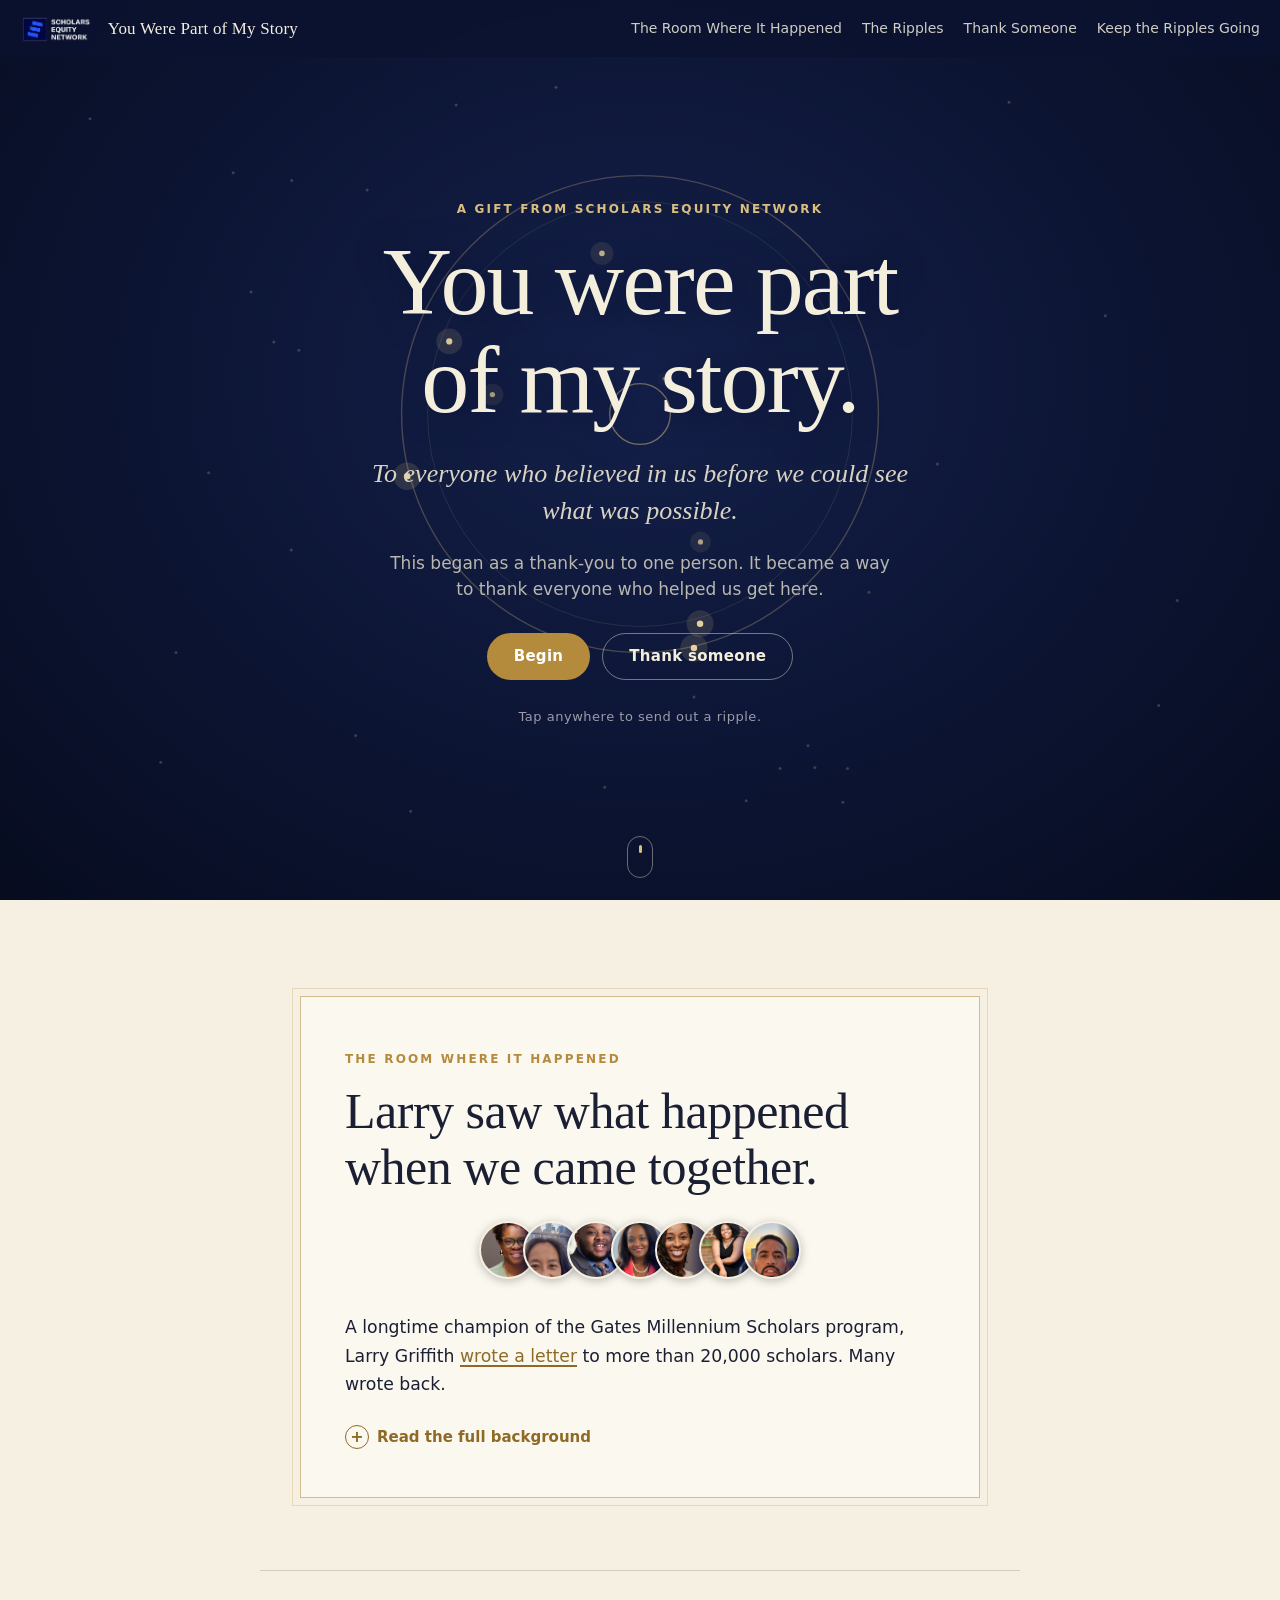
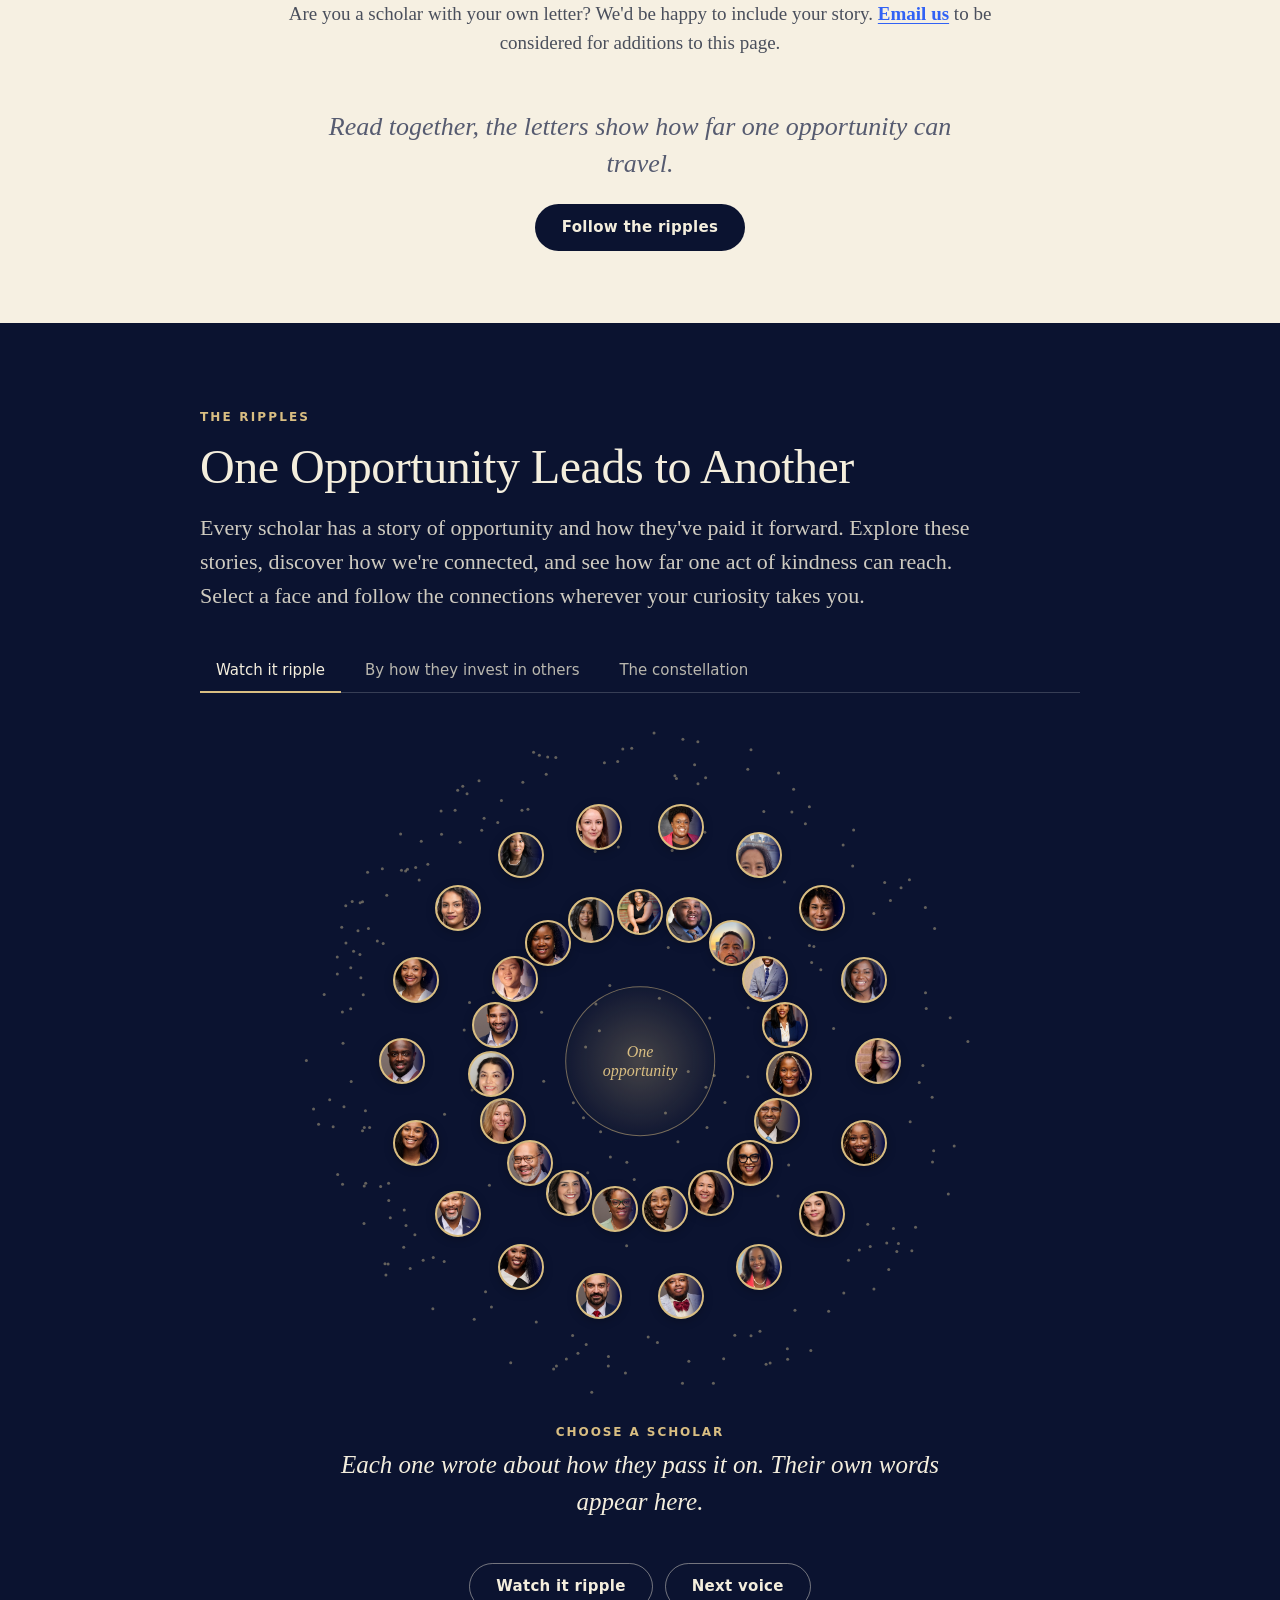
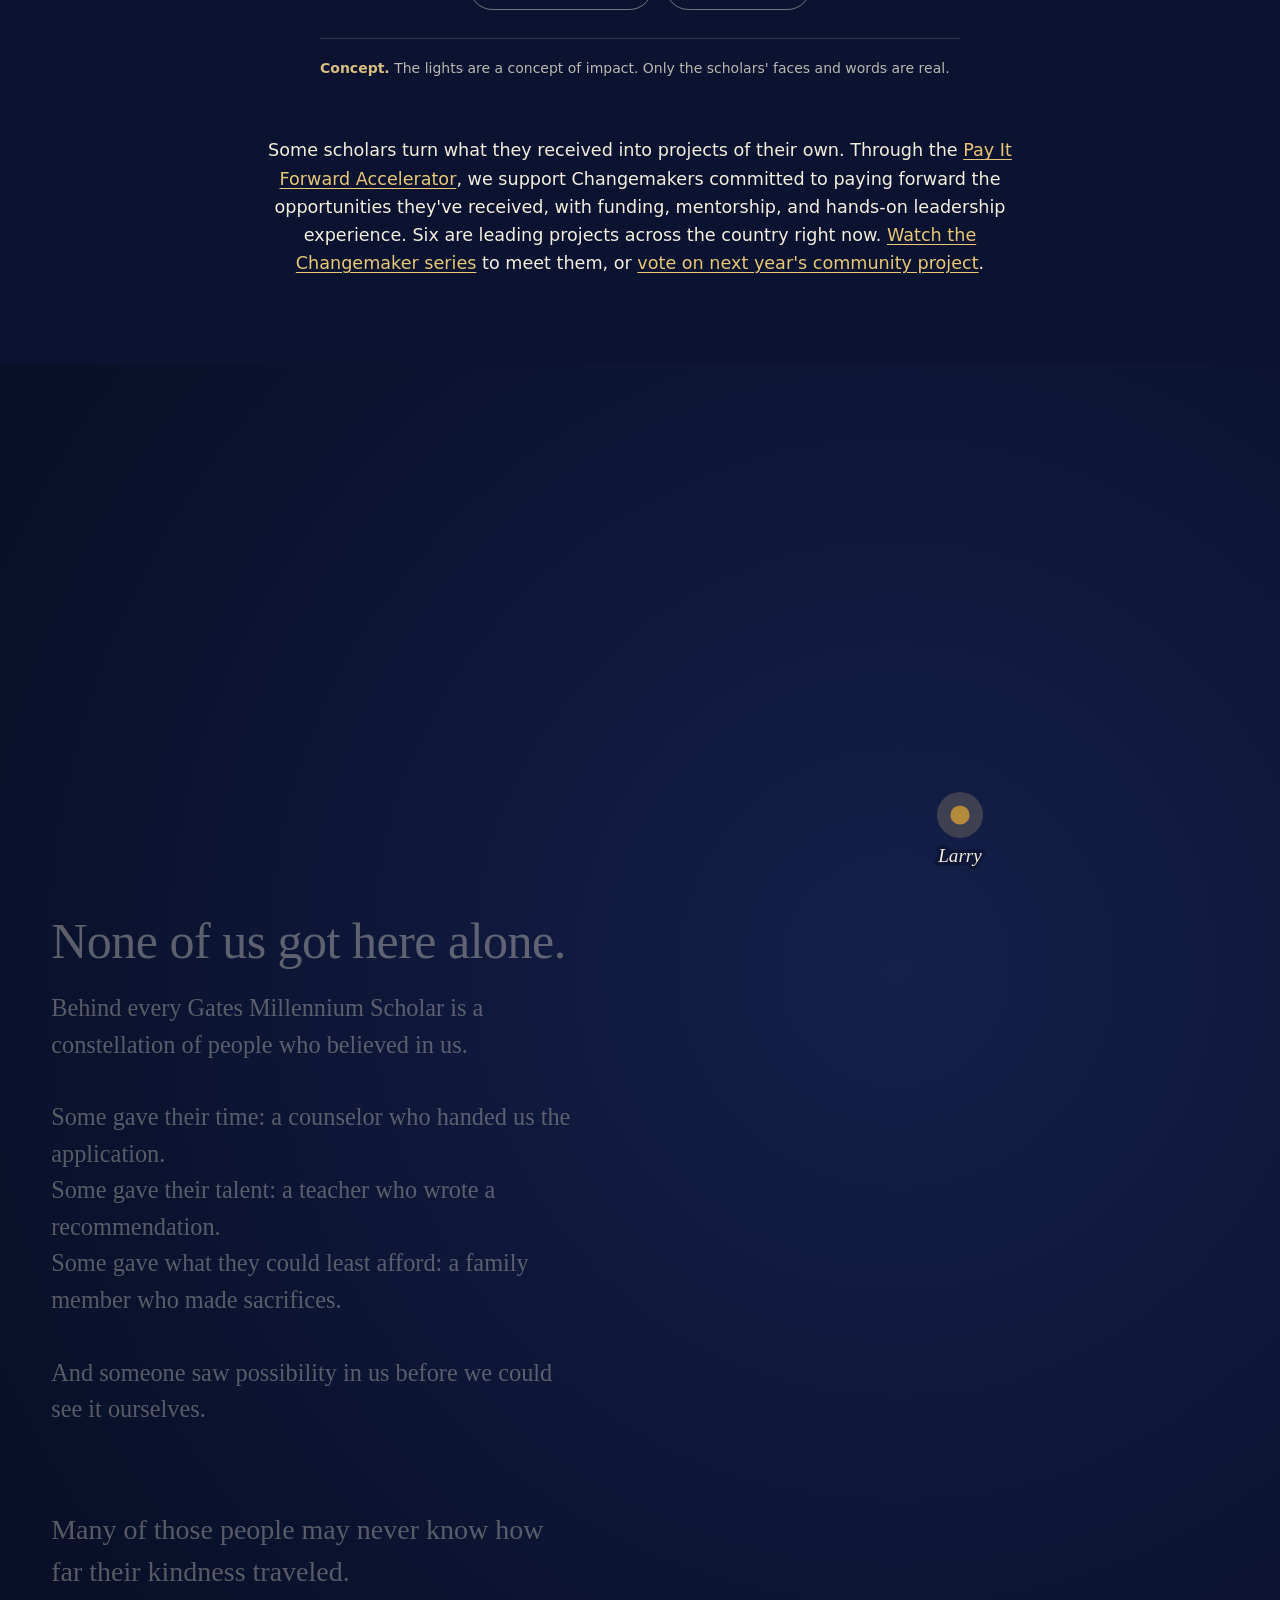
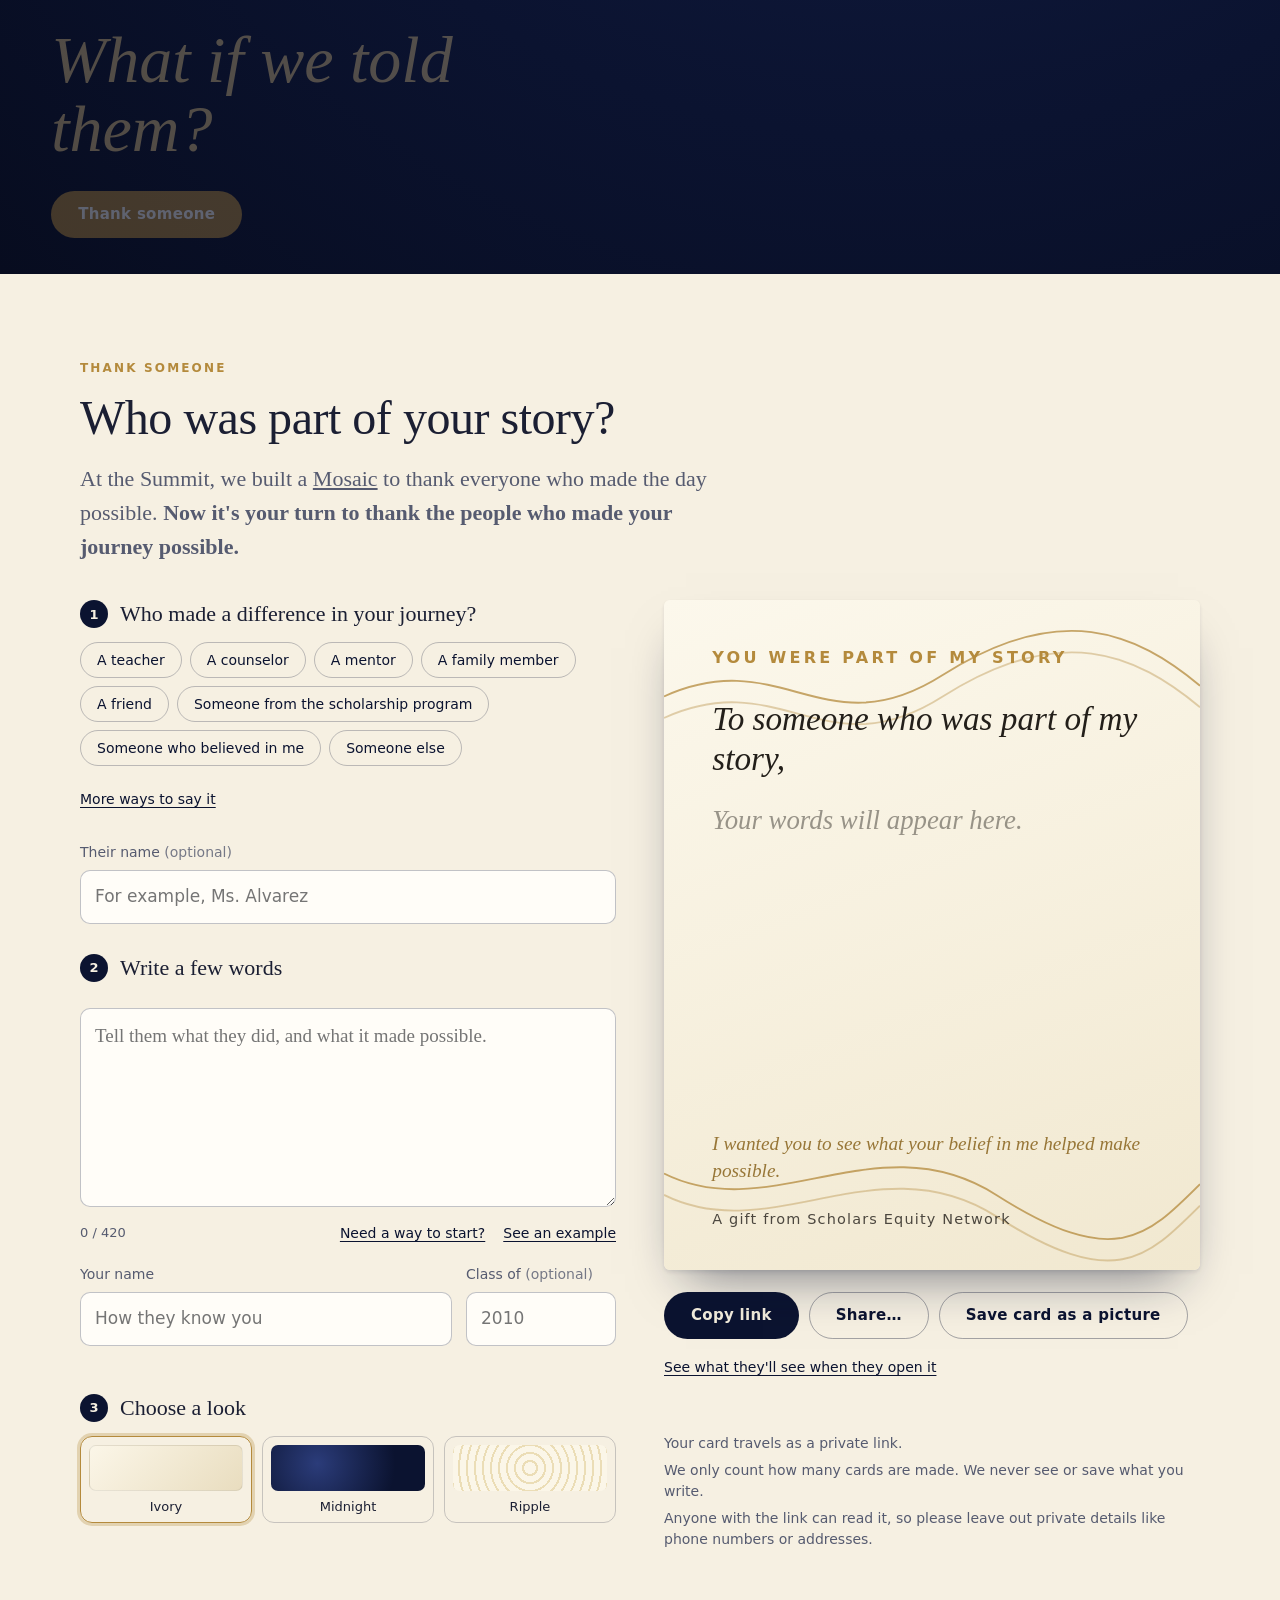
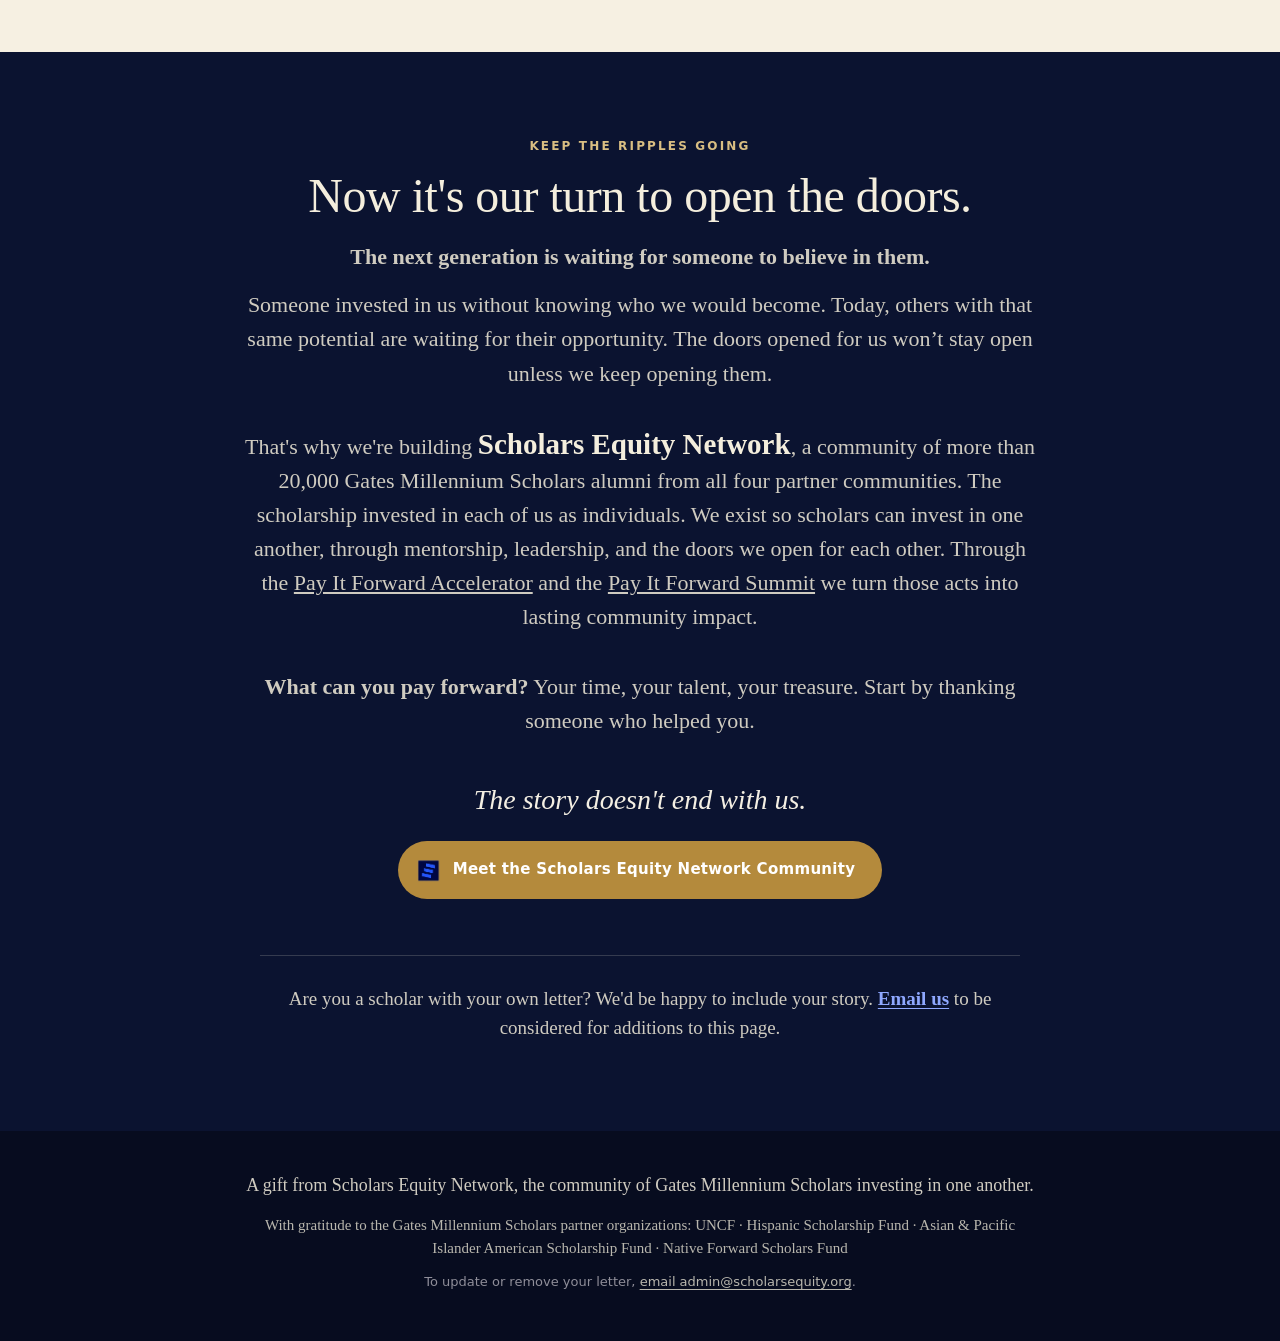
<file: index.html>
<!doctype html>
<html lang="en">
<head>
<meta charset="utf-8">
<meta name="viewport" content="width=device-width, initial-scale=1">
<title>You Were Part of My Story · Scholars Equity Network</title>
<meta name="description" content="A gift from Scholars Equity Network to the people who believed in us.">
<meta name="robots" content="noindex, nofollow">
<meta http-equiv="Content-Security-Policy" content="default-src 'self'; script-src 'self'; style-src 'self' 'unsafe-inline' https://fonts.googleapis.com; font-src https://fonts.gstatic.com; img-src 'self' data: blob:; connect-src 'self' https://abacus.jasoncameron.dev; object-src 'none'; base-uri 'none'; form-action 'none'">
<meta name="referrer" content="strict-origin-when-cross-origin">
<link rel="preconnect" href="https://fonts.googleapis.com">
<link rel="preconnect" href="https://fonts.gstatic.com" crossorigin>
<link href="https://fonts.googleapis.com/css2?family=Newsreader:ital,opsz,wght@0,6..72,400;0,6..72,500;0,6..72,600;1,6..72,400;1,6..72,500&family=Inter:wght@400;500;600&display=swap" rel="stylesheet">
<link rel="stylesheet" href="styles.css">
</head>
<body>
<a class="skip" href="#larry">Skip to the gift</a>

<!-- Every letter and card here is the approved set published at library.scholarsequity.org.
     Anything conceptual is labeled "Concept", "Illustration" or "Example". -->

<header class="nav" id="nav">
  <a class="nav__brand" href="#top"><img class="nav__logo" src="sen-logo-white.png" alt="Scholars Equity Network" width="73" height="29"><span>You Were Part of My Story</span></a>
  <button class="nav__toggle" id="navToggle" aria-expanded="false" aria-controls="navLinks">Menu</button>
  <nav class="nav__links" id="navLinks" aria-label="Sections">
    <a href="#larry">The Room Where It Happened</a>
    <a href="#stories">The Ripples</a>
    <a href="#thank">Thank Someone</a>
    <a href="#sen">Keep the Ripples Going</a>
  </nav>
</header>

<main id="top">

<!-- ================= OPENING ================= -->
<section class="hero" aria-labelledby="heroTitle">
  <canvas id="heroCanvas" aria-hidden="true"></canvas>
  <div class="hero__text">
    <p class="eyebrow eyebrow--gold">A gift from Scholars Equity Network</p>
    <h1 id="heroTitle">You were part<br>of my story.</h1>
    <p class="hero__sub">To everyone who believed in us before we could see what was possible.</p>
    <p class="hero__context">This began as a thank-you to one person. It became a way to thank everyone who helped us get here.</p>
    <div class="hero__ctas">
      <a class="btn btn--gold" href="#larry">Begin</a>
      <a class="btn btn--ghost" href="#thank">Thank someone</a>
    </div>
    <p class="hero__hint" id="heroHint">Tap anywhere to send out a ripple.</p>
  </div>
  <a class="hero__scroll" href="#larry" aria-label="Scroll to the next section"><span></span></a>
</section>

<!-- ================= 1. IT STARTED WITH A LETTER (Larry) ================= -->
<section class="sec sec--ivory sec--larry" id="larry" aria-labelledby="larryTitle">
  <div class="wrap wrap--narrow">
    <div class="larry-panel">
      <p class="eyebrow">The Room Where It Happened</p>
      <h2 id="larryTitle" class="display display--room">Larry saw what happened when we came together.</h2>
      <div class="faces faces--row" id="larryFaces" aria-hidden="true"></div>
      <div class="prose">
        <p class="teaser">A longtime champion of the Gates Millennium Scholars program, Larry Griffith <a href="https://library.scholarsequity.org/letter.html" target="_blank" rel="noopener noreferrer">wrote a letter</a> to more than 20,000 scholars. Many wrote back.</p>
        <details class="more">
          <summary><span class="more__open">Read the full background</span><span class="more__close">Show less</span></summary>
          <div class="more__body">
        <p>During his <a href="https://www.youtube.com/watch?v=w-OYUx1EWHY&amp;t=11863s" target="_blank" rel="noopener noreferrer">closing remarks at the 2026 Pay It Forward Summit</a>, Larry Griffith was inspired by scholars learning from one another and imagining what they could build together. A longtime champion of the Gates Millennium Scholars program, Larry <a href="https://library.scholarsequity.org/letter.html" target="_blank" rel="noopener noreferrer">wrote a letter</a> to more than 20,000 scholars. Many wrote back, sharing how the scholarship shaped not only their own lives but also the communities they now serve.</p>
        <p>Their stories remind us how far one investment can reach. More than a tribute to Larry, these letters show what happens when someone believes in another person, creates an opportunity, or opens a door, often without knowing how far that act will reach.</p>
          </div>
        </details>
      </div>
    </div>
  </div>

  <div class="wrap">
    <p class="contribute">Are you a scholar with your own letter? We'd be happy to include your story. <a href="mailto:admin@scholarsequity.org?subject=My%20story%20%E2%80%94%20I%27d%20like%20to%20be%20included&body=Hi%20SEN%20team%2C%0A%0AI%27d%20love%20to%20be%20included%20in%20You%20Were%20Part%20of%20My%20Story%21%20Here%27s%20what%20I%27m%20sending%3A%0A%0A1%29%20My%20name%20and%20class%20year%3A%0A%0A%0A2%29%20A%20headshot%20photo%3A%0A%28attached%29%0A%0A3%29%20My%20story%20%E2%80%94%20what%20the%20Gates%20Millennium%20Scholarship%20made%20possible%20for%20me%2C%20who%20was%20part%20of%20my%20story%2C%20and%20how%20I%27m%20paying%20it%20forward%3A%0A%0A%0A%0AThank%20you%21">Email us</a> to be considered for additions to this page.</p>
  </div>

  <div class="wrap wrap--narrow larry-next">
    <p>Read together, the letters show how far one opportunity can travel.</p>
    <a class="btn btn--navy" href="#stories">Follow the ripples</a>
  </div>
</section>

<!-- ================= THE RIPPLES (stories, outward) ================= -->
<section class="sec sec--navy" id="stories" aria-labelledby="storiesTitle">
  <div class="wrap wrap--mid">
    <p class="eyebrow eyebrow--gold">The ripples</p>
    <h2 id="storiesTitle" class="display display--sm light">One Opportunity Leads to Another</h2>
    <p class="lede light">Every scholar has a story of opportunity and how they've paid it forward. Explore these stories, discover how we're connected, and see how far one act of kindness can reach. Select a face and follow the connections wherever your curiosity takes you.</p>

    <div class="tabs tabs--dark" role="tablist" aria-label="Ways to explore the stories">
      <button role="tab" id="tab-ripple" aria-controls="panel-ripple" aria-selected="true">Watch it ripple</button>
      <button role="tab" id="tab-theme" aria-controls="panel-theme" aria-selected="false" tabindex="-1">By how they invest in others</button>
      <button role="tab" id="tab-star" aria-controls="panel-star" aria-selected="false" tabindex="-1">The constellation</button>
    </div>

    <div id="panel-ripple" role="tabpanel" aria-labelledby="tab-ripple">
      <div class="ripple-stage" id="rippleStage">
        <canvas id="rippleCanvas" aria-hidden="true"></canvas>
        <div class="ripple-core" aria-hidden="true"><span>One<br>opportunity</span></div>
      </div>
      <div class="ripple-caption" id="rippleCaption" aria-live="polite">
        <p class="ripple-caption__who">Choose a scholar</p>
        <p class="ripple-caption__line">Each one wrote about how they pass it on. Their own words appear here.</p>
        <p class="ripple-caption__help" id="rippleHelp" hidden></p>
        <button type="button" class="link" id="rippleRead" hidden>Read their whole letter</button>
      </div>
      <div class="ripple-actions">
        <button class="btn btn--ghost" id="rippleWatch">Watch it ripple</button>
        <button class="btn btn--ghost" id="rippleNext">Next voice</button>
      </div>
      <p class="concept"><strong>Concept.</strong> The lights are a concept of impact. Only the scholars' faces and words are real.</p>
    </div>

    <div id="panel-theme" role="tabpanel" aria-labelledby="tab-theme" hidden>
      <p class="note note--light">The diversity of our impact makes it difficult to capture through data alone. But we tried grouping what scholars shared in their letters to see what patterns emerged. These aren't official categories, and many scholars' stories span more than one.</p>
      <div id="themeGroups"></div>
    </div>

    <div id="panel-star" role="tabpanel" aria-labelledby="tab-star" hidden>
      <p class="note note--light">Each light is a scholar. Lines join scholars who invest in others in a similar way (grouped by us, from their letters). Choose a thread to follow it.</p>
      <div class="chips chips--dark" id="starChips" role="group" aria-label="Follow a thread"></div>
      <div class="constellation" id="constellation">
        <svg class="constellation__lines" id="starLines" viewBox="0 0 100 100" preserveAspectRatio="none" aria-hidden="true"></svg>
      </div>
      <p class="constellation__label" id="starLabel" aria-live="polite">Hover or tap a light to see who it is.</p>
    </div>

    <p class="changemakers">Some scholars turn what they received into projects of their own. Through the <a href="https://www.scholarsequity.org/pay-it-forward-accelerator" target="_blank" rel="noopener noreferrer">Pay It Forward Accelerator</a>, we support Changemakers committed to paying forward the opportunities they've received, with funding, mentorship, and hands-on leadership experience. Six are leading projects across the country right now. <a href="https://www.youtube.com/watch?v=W_y1Vvm-uIc" target="_blank" rel="noopener noreferrer">Watch the Changemaker series</a> to meet them, or <a href="https://givebutter.com/pifa-2026" target="_blank" rel="noopener noreferrer">vote on next year's community project</a>.</p>
  </div>
</section>

<!-- ================= 2. NONE OF US GOT HERE ALONE (the turn) ================= -->
<section class="turn s1" id="turn" aria-labelledby="turnTitle">
  <h2 id="turnTitle" class="sr">None of us got here alone</h2>
  <div class="turn__inner">
    <div class="turn__stage" aria-hidden="true">
      <div class="turn__square" id="turnSquare">
        <svg viewBox="0 0 100 100" id="turnSvg"></svg>
      </div>
      <p class="turn__caption">Illustration. Each small light stands for someone who helped. We have not mapped real relationships.</p>
    </div>
    <div class="turn__beats">
      <div class="beat beat--spacer" data-beat="1" aria-hidden="true"></div>
      <div class="beat beat--spacer" data-beat="2" aria-hidden="true"></div>
      <div class="beat" data-beat="3">
        <h3 class="beat__big">None of us got here alone.</h3>
        <p class="beat__text">Behind every Gates Millennium Scholar is a constellation of people who believed in us.<br><br>Some gave their time: a counselor who handed us the application.<br>Some gave their talent: a teacher who wrote a recommendation.<br>Some gave what they could least afford: a family member who made sacrifices.<br><br>And someone saw possibility in us before we could see it ourselves.</p>
      </div>
      <div class="beat" data-beat="4">
        <p class="beat__text">Many of those people may never know how far their kindness traveled.</p>
        <p class="beat__ask">What if we told them?</p>
        <a class="btn btn--gold" href="#thank">Thank someone</a>
      </div>
    </div>
  </div>
</section>

<!-- ================= 3. WHO WAS PART OF YOUR STORY? ================= -->
<section class="sec sec--ivory" id="thank" aria-labelledby="thankTitle">
  <div class="wrap">
    <p class="eyebrow">Thank someone</p>
    <h2 id="thankTitle" class="display display--sm">Who was part of your story?</h2>
    <p class="lede">At the Summit, we built a <a href="https://mosaic.scholarsequity.org/" target="_blank" rel="noopener noreferrer">Mosaic</a> to thank everyone who made the day possible. <strong>Now it's your turn to thank the people who made your journey possible.</strong></p>

    <div class="builder">
      <form class="builder__form" id="giftForm" autocomplete="off" novalidate>
        <fieldset>
          <legend><span class="step">1</span> Who made a difference in your journey?</legend>
          <div class="chips" id="whoChips" role="radiogroup" aria-label="Who to thank"></div>
          <div class="prog" id="progWrap" hidden>
            <p class="prog__q">Which part of the program?</p>
            <div class="chips" id="progChips" role="radiogroup" aria-label="Which part of the program"></div>
          </div>
          <label class="field">
            <span>Their name <em>(optional)</em></span>
            <input type="text" id="toName" maxlength="60" placeholder="For example, Ms. Alvarez">
          </label>
        </fieldset>

        <fieldset>
          <legend><span class="step">2</span> Write a few words</legend>
          <label class="field">
            <span class="sr">Your message</span>
            <textarea id="message" rows="6" maxlength="420" placeholder="Tell them what they did, and what it made possible."></textarea>
          </label>
          <div class="field__row">
            <span class="count" id="msgCount" aria-live="off">0 / 420</span>
            <span class="field__row-btns">
              <button type="button" class="link" id="starter">Need a way to start?</button>
              <button type="button" class="link" id="example">See an example</button>
            </span>
          </div>
          <div class="field-row">
            <label class="field">
              <span>Your name</span>
              <input type="text" id="fromName" maxlength="60" placeholder="How they know you">
            </label>
            <label class="field field--year">
              <span>Class of <em>(optional)</em></span>
              <input type="text" id="classYear" inputmode="numeric" maxlength="4" placeholder="2010" autocomplete="off">
            </label>
          </div>
          <p class="tiny" id="yearNote" hidden>Gates Millennium Scholar classes ran from 2000 to 2016.</p>
        </fieldset>

        <fieldset>
          <legend><span class="step">3</span> Choose a look</legend>
          <div class="styles" id="styleChoices" role="radiogroup" aria-label="Card style"></div>
        </fieldset>
      </form>

      <div class="builder__preview">
        <div class="cardwrap"><div class="card card--ivory" id="cardPreview" aria-label="Preview of your card"></div></div>
        <div class="builder__actions">
          <button class="btn btn--navy" id="copyBtn">Copy link</button>
          <button class="btn btn--ghost-dark" id="shareBtn">Share…</button>
          <button class="btn btn--ghost-dark" id="saveBtn">Save card as a picture</button>
        </div>
        <button class="link link--block" id="previewBtn">See what they'll see when they open it</button>
        <p class="status" id="giftStatus" role="status" aria-live="polite"></p>
        <p class="tiny privacy"><span>Your card travels as a private link.</span> <span>We only count how many cards are made. We never see or save what you write.</span> <span>Anyone with the link can read it, so please leave out private details like phone numbers or addresses.</span></p>
      </div>
    </div>
  </div>
</section>

<!-- ================= 4. KEEP THE RIPPLES GOING ================= -->
<section class="sec sec--navy" id="sen" aria-labelledby="senTitle">
  <div class="wrap wrap--mid">
    <div class="center">
      <p class="eyebrow eyebrow--gold">Keep the ripples going</p>
      <h2 id="senTitle" class="display display--sm light">Now it's our turn to open the doors.</h2>
      <p class="lede light lede--tight"><strong>The next generation is waiting for someone to believe in them.</strong></p>
      <p class="lede light">Someone invested in us without knowing who we would become. Today, others with that same potential are waiting for their opportunity. The doors opened for us won’t stay open unless we keep opening them.</p>
      <p class="lede light">That's why we're building <span class="brandname">Scholars Equity Network</span>, a community of more than 20,000 Gates Millennium Scholars alumni from all four partner communities. The scholarship invested in each of us as individuals. We exist so scholars can invest in one another, through mentorship, leadership, and the doors we open for each other. Through the <a href="https://www.scholarsequity.org/pay-it-forward-accelerator" target="_blank" rel="noopener noreferrer">Pay It Forward Accelerator</a> and the <a href="https://mosaic.scholarsequity.org/" target="_blank" rel="noopener noreferrer">Pay It Forward Summit</a> we turn those acts into lasting community impact.</p>
      <p class="lede light"><strong>What can you pay forward?</strong> Your time, your talent, your treasure. Start by thanking someone who helped you.</p>
      <p class="closing-line">The story doesn't end with us.</p>
      <a class="btn btn--gold" href="https://www.scholarsequity.org" target="_blank" rel="noopener noreferrer"><img class="btn__mark" src="sen-mark.png" alt="" width="26" height="26">Meet the Scholars Equity Network Community</a>
      <p class="contribute contribute--dark">Are you a scholar with your own letter? We'd be happy to include your story. <a href="mailto:admin@scholarsequity.org?subject=My%20story%20%E2%80%94%20I%27d%20like%20to%20be%20included&body=Hi%20SEN%20team%2C%0A%0AI%27d%20love%20to%20be%20included%20in%20You%20Were%20Part%20of%20My%20Story%21%20Here%27s%20what%20I%27m%20sending%3A%0A%0A1%29%20My%20name%20and%20class%20year%3A%0A%0A%0A2%29%20A%20headshot%20photo%3A%0A%28attached%29%0A%0A3%29%20My%20story%20%E2%80%94%20what%20the%20Gates%20Millennium%20Scholarship%20made%20possible%20for%20me%2C%20who%20was%20part%20of%20my%20story%2C%20and%20how%20I%27m%20paying%20it%20forward%3A%0A%0A%0A%0AThank%20you%21">Email us</a> to be considered for additions to this page.</p>
    </div>
  </div>
</section>
</main>

<footer class="foot">
  <p>A gift from Scholars Equity Network, the community of Gates Millennium Scholars investing in one another.</p>
  <p class="foot__partners">With gratitude to the Gates Millennium Scholars partner organizations: UNCF &middot; Hispanic Scholarship Fund &middot; Asian &amp; Pacific Islander American Scholarship Fund &middot; Native Forward Scholars Fund</p>
  <p class="tiny">To update or remove your letter, <a href="mailto:admin@scholarsequity.org?subject=Update%20or%20remove%20my%20letter">email admin@scholarsequity.org</a>.</p>
</footer>

<!-- ============ what a recipient sees first ============ -->
<div class="gift" id="giftOverlay" role="dialog" aria-modal="true" aria-labelledby="giftHeading" hidden>
  <div class="gift__inner">
    <p class="eyebrow eyebrow--gold" id="giftEyebrow">A message for you</p>
    <h2 class="gift__title" id="giftHeading"></h2>
    <div class="cardwrap gift__card"><div class="card" id="giftCard"></div></div>
    <p class="gift__about">This gift comes from <strong>Scholars Equity Network</strong>, a community of more than 20,000 Gates Millennium Scholars. Scholars in our community are thanking the people who helped them along the way. You are one of those people. This is your story too.</p>
    <p class="gift__about gift__about--small">This message was written by the person who sent it. Scholars Equity Network does not read or review these messages.</p>
    <div class="gift__actions">
      <button class="btn btn--gold" id="giftGo">See what your belief helped make possible</button>
      <button class="btn btn--ghost" id="giftBack" hidden>Back to my card</button>
    </div>
  </div>
</div>

<!-- ============ one letter, in full ============ -->
<div class="modal" id="modal" role="dialog" aria-modal="true" aria-labelledby="mName" hidden>
  <div class="modal__scrim" data-close></div>
  <article class="modal__panel" tabindex="-1">
    <button class="modal__close" data-close aria-label="Close letter">×</button>
    <div class="modal__body">
      <div class="modal__side">
        <img class="modal__card" id="mImg" alt="">
        <div class="modal__actions">
          <button class="btn btn--gold" id="mShare">Share this letter</button>
          <a class="btn btn--ghost" href="#thank" id="mThank">Thank someone who helped you</a>
          <p class="status status--light" id="mStatus" role="status" aria-live="polite"></p>
        </div>
      </div>
      <div class="modal__text">
        <p class="eyebrow">A letter back to Larry</p>
        <h3 id="mName"></h3>
        <p class="modal__role" id="mRole"></p>
        <div class="modal__letter" id="mLetter"></div>
        <div class="modal__nav">
          <button class="link" id="mPrev">← Previous</button>
          <button class="link" id="mNext">Next →</button>
        </div>
      </div>
    </div>
  </article>
</div>

<script src="letters-back-data.js"></script>
<script src="app.js"></script>
</body>
</html>
</file>
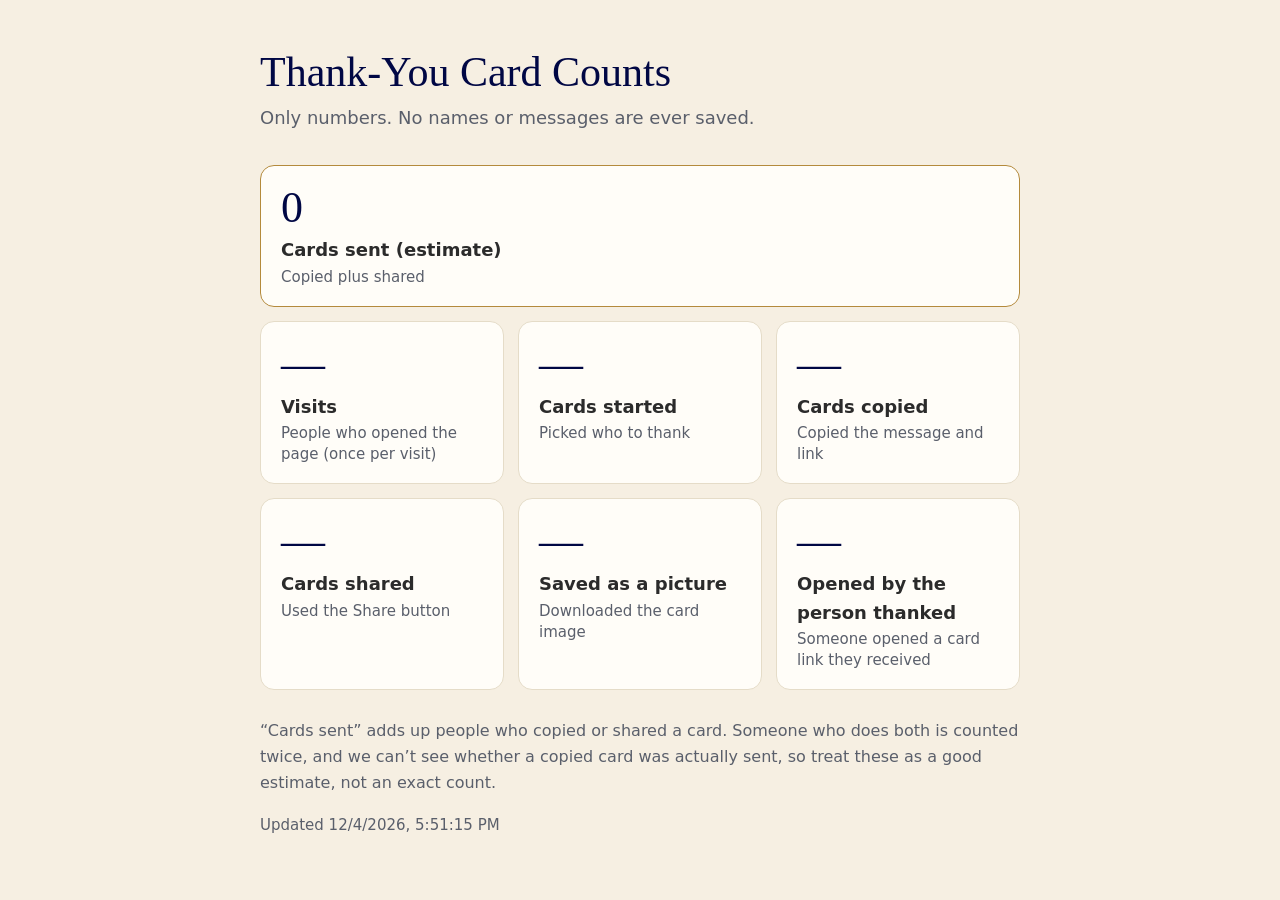
<file: stats.html>
<!doctype html>
<html lang="en">
<head>
<meta charset="utf-8">
<meta name="viewport" content="width=device-width, initial-scale=1">
<meta name="robots" content="noindex, nofollow">
<meta http-equiv="Content-Security-Policy" content="default-src 'self'; script-src 'self'; style-src 'self' 'unsafe-inline' https://fonts.googleapis.com; font-src https://fonts.gstatic.com; connect-src https://abacus.jasoncameron.dev; img-src 'self' data:; object-src 'none'; base-uri 'none'; form-action 'none'">
<meta name="referrer" content="no-referrer">
<title>Thank-You Card Counts</title>
<link rel="preconnect" href="https://fonts.googleapis.com">
<link rel="preconnect" href="https://fonts.gstatic.com" crossorigin>
<link href="https://fonts.googleapis.com/css2?family=Newsreader:ital,opsz,wght@0,6..72,500;1,6..72,400&family=Inter:wght@400;500;600&display=swap" rel="stylesheet">
<style>
  :root { --cream:#F6EFE2; --ink:#2B2B2B; --muted:#5A5F6B; --navy:#000744; --gold:#B48A3C; --card:#FFFDF8; --line:#E5DCC8; }
  @media (prefers-color-scheme: dark) { :root:not([data-theme="light"]) { --cream:#0E1430; --ink:#F4EEDD; --muted:#B9B7AE; --card:#161E44; --line:#2A3466; --navy:#F4EEDD; } }
  * { box-sizing: border-box; }
  body { margin:0; background:var(--cream); color:var(--ink); font:400 18px/1.6 Inter, system-ui, sans-serif; padding:48px 16px; }
  main { max-width:760px; margin:0 auto; }
  h1 { font:500 clamp(30px,5vw,42px)/1.15 Newsreader, Georgia, serif; color:var(--navy); margin:0 0 8px; }
  .sub { color:var(--muted); margin:0 0 32px; }
  .grid { display:grid; grid-template-columns:repeat(auto-fit,minmax(210px,1fr)); gap:14px; }
  .tile { background:var(--card); border:1px solid var(--line); border-radius:14px; padding:18px 20px; }
  .tile b { display:block; font:500 44px/1.1 Newsreader, Georgia, serif; color:var(--navy); }
  .tile span { display:block; font-weight:600; margin-top:4px; }
  .tile small { color:var(--muted); display:block; margin-top:2px; font-size:15px; line-height:1.4; }
  .big { grid-column:1/-1; border-color:var(--gold); }
  .note { margin-top:28px; color:var(--muted); font-size:16px; }
  .when { margin-top:18px; color:var(--muted); font-size:15px; }
</style>
</head>
<body>
<main>
  <h1>Thank-You Card Counts</h1>
  <p class="sub">Only numbers. No names or messages are ever saved.</p>
  <div class="grid" id="grid"></div>
  <p class="note">“Cards sent” adds up people who copied or shared a card. Someone who does both is counted twice, and we can’t see whether a copied card was actually sent, so treat these as a good estimate, not an exact count.</p>
  <p class="when" id="when"></p>
</main>
<script src="stats.js"></script>
</body>
</html>
</file>
<file: styles.css>
/* You Were Part of My Story: warm ivory, deep navy, quiet gold.
   Fonts: Newsreader (headings) + Inter (body). */

:root {
  --ivory: #F6F0E2;
  --paper: #FBF8F0;
  --navy: #0B1330;
  --navy-2: #16224A;
  --gold: #B48A3C;
  --gold-soft: #D9BE82;
  --ink: #1B1F33;
  --muted: #565B70;
  --line: rgba(27, 31, 51, .14);
  --serif: "Newsreader", Georgia, "Times New Roman", serif;
  --sans: "Inter", system-ui, -apple-system, "Segoe UI", sans-serif;
  --gutter: 20px;
}

* { box-sizing: border-box; }
html { scroll-behavior: smooth; scroll-padding-top: 64px; }
body {
  margin: 0; background: var(--ivory); color: var(--ink);
  font-family: var(--sans); font-size: 17px; line-height: 1.65;
  -webkit-font-smoothing: antialiased;
}
img { max-width: 100%; display: block; }
a { color: inherit; }
:focus-visible { outline: 3px solid var(--gold); outline-offset: 3px; border-radius: 4px; }
.sr { position: absolute; width: 1px; height: 1px; overflow: hidden; clip: rect(0 0 0 0); white-space: nowrap; }
.skip { position: absolute; left: -999px; top: 8px; background: var(--paper); padding: 8px 14px; z-index: 200; border-radius: 6px; }
.skip:focus { left: 8px; }

/* ---------- layout ---------- */
.sec { padding: 88px var(--gutter); position: relative; }
.sec--ivory { background: var(--ivory); }
.sec--paper { background: var(--paper); }
.sec--navy { background: var(--navy); color: #EDE7D6; }
.wrap { max-width: 1120px; margin: 0 auto; }
.wrap--mid { max-width: 880px; }
.wrap--narrow { max-width: 680px; }
.center { text-align: center; }

.eyebrow { font: 600 12px/1 var(--sans); letter-spacing: .18em; text-transform: uppercase; color: var(--gold); margin: 0 0 18px; }
.eyebrow--gold { color: var(--gold-soft); }
.display { font: 500 clamp(34px, 6vw, 62px)/1.08 var(--serif); letter-spacing: -.01em; margin: 0 0 28px; }
.display--sm { font-size: clamp(30px, 4.6vw, 48px); margin-bottom: 18px; }
.light { color: #F4EEDD; }
.lede { font: 400 clamp(19px, 2.2vw, 22px)/1.55 var(--serif); color: var(--muted); max-width: 640px; margin: 0 0 36px; }
.lede.light { color: #CFCBC0; }
.center .lede { margin-left: auto; margin-right: auto; }
.prose p { margin: 0 0 18px; }
.prose em { font-family: var(--serif); font-size: 1.08em; }
.sign { font-family: var(--serif); font-size: 21px; margin: 30px 0 32px; line-height: 1.4; }
.note { color: var(--muted); font-size: 15px; max-width: 640px; margin: 0 0 20px; }
.tiny { font-size: 13px; color: var(--muted); }
.tiny.light { color: #A9A89F; margin-top: 18px; }
.concept { font-size: 14px; color: #B9B7AE; max-width: 640px; margin: 28px auto 0; border-top: 1px solid rgba(255,255,255,.14); padding-top: 18px; }
.concept strong { color: var(--gold-soft); }

/* ---------- buttons ---------- */
.btn {
  display: inline-block; font: 600 15px/1 var(--sans); letter-spacing: .02em;
  padding: 15px 26px; border-radius: 999px; border: 1.5px solid transparent;
  cursor: pointer; text-decoration: none; transition: transform .15s ease, background .2s ease, color .2s ease;
}
.btn:hover { transform: translateY(-1px); }
.btn--gold { background: var(--gold); color: #fff; }
.btn--gold:hover { background: #9C762F; }
.btn--navy { background: var(--navy); color: #F4EEDD; }
.btn--navy:hover { background: var(--navy-2); }
.btn--ghost { background: transparent; color: #F4EEDD; border-color: rgba(244,238,221,.45); }
.btn--ghost:hover { background: rgba(244,238,221,.1); }
.btn--ghost-dark { background: transparent; color: var(--navy); border-color: rgba(11,19,48,.35); }
.btn--ghost-dark:hover { background: rgba(11,19,48,.06); }
.link { background: none; border: 0; padding: 4px 0; font: 500 14px var(--sans); color: var(--navy); text-decoration: underline; text-underline-offset: 3px; cursor: pointer; }

/* ---------- nav ---------- */
.nav {
  position: fixed; inset: 0 0 auto 0; z-index: 100; display: flex; align-items: center; justify-content: space-between;
  gap: 16px; padding: 14px var(--gutter);
  background: rgba(11, 19, 48, .82); backdrop-filter: blur(8px); -webkit-backdrop-filter: blur(8px);
  color: #F4EEDD;
}
.nav__brand { font: 500 17px var(--serif); text-decoration: none; letter-spacing: .01em; }
.nav__by { opacity: .7; font-size: .85em; font-family: var(--sans); letter-spacing: .02em; }
.nav__links { display: flex; gap: 22px; }
.nav__links a { font-size: 14px; text-decoration: none; opacity: .85; }
.nav__links a:hover { opacity: 1; text-decoration: underline; text-underline-offset: 4px; }
.nav__toggle { display: none; background: none; border: 1px solid rgba(244,238,221,.4); color: inherit; border-radius: 999px; padding: 7px 14px; font: 500 13px var(--sans); cursor: pointer; }

/* ---------- hero ---------- */
.hero { position: relative; min-height: 100svh; background: radial-gradient(ellipse at 50% 42%, #14204A 0%, var(--navy) 62%, #070C1F 100%); color: #F4EEDD; display: grid; place-items: center; overflow: hidden; }
.hero canvas { position: absolute; inset: 0; width: 100%; height: 100%; display: block; cursor: pointer; }
.hero__text { position: relative; z-index: 2; text-align: center; padding: 120px var(--gutter) 90px; pointer-events: none; max-width: 820px; }
.hero__text .btn, .hero__text a { pointer-events: auto; }
.hero h1 { font: 500 clamp(44px, 9vw, 96px)/1.02 var(--serif); letter-spacing: -.02em; margin: 0 0 26px; text-shadow: 0 2px 30px rgba(11,19,48,.6); }
.hero__sub { font: italic 400 clamp(19px, 2.6vw, 26px)/1.45 var(--serif); color: #D9D3C2; max-width: 560px; margin: 0 auto 34px; }
.hero__hint { margin: 26px 0 0; font-size: 13px; color: #9C9BA8; letter-spacing: .04em; }
.hero__scroll { position: absolute; bottom: 22px; left: 50%; width: 26px; height: 42px; margin-left: -13px; border: 1.5px solid rgba(244,238,221,.4); border-radius: 14px; z-index: 2; }
.hero__scroll span { position: absolute; left: 50%; top: 8px; width: 3px; height: 8px; margin-left: -1.5px; border-radius: 2px; background: var(--gold-soft); animation: nudge 2s ease-in-out infinite; }
@keyframes nudge { 0%,100% { transform: translateY(0); opacity: .9; } 50% { transform: translateY(12px); opacity: .3; } }

/* ---------- faces (circular crops of the approved cards) ---------- */
.face {
  --s: 44px; width: var(--s); height: var(--s); border-radius: 50%; flex: none;
  background-color: var(--navy-2); background-repeat: no-repeat;
  background-size: 210% auto; background-position: var(--fx, 4%) var(--fy, 30%);
  border: 2px solid var(--gold-soft); box-shadow: 0 2px 10px rgba(0,0,0,.25);
  padding: 0; cursor: pointer; display: block;
}
.faces--row { display: flex; justify-content: center; margin: 0 0 34px; }
.faces--row .face { --s: 58px; margin-left: -14px; border-color: var(--ivory); cursor: default; }
.faces--row .face:first-child { margin-left: 0; }

/* ---------- tabs / chips ---------- */
.tabs { display: flex; flex-wrap: wrap; gap: 8px; margin: 0 0 28px; border-bottom: 1px solid var(--line); }
.tabs button { background: none; border: 0; padding: 12px 16px; font: 500 15px var(--sans); color: var(--muted); cursor: pointer; border-bottom: 2px solid transparent; margin-bottom: -1px; }
.tabs button[aria-selected="true"] { color: var(--navy); border-bottom-color: var(--gold); }
.tabs--small button { font-size: 14px; }
.chips { display: flex; flex-wrap: wrap; gap: 8px; margin: 0 0 18px; }
.chip { font: 500 14px var(--sans); padding: 9px 16px; border-radius: 999px; border: 1.5px solid rgba(11,19,48,.25); background: transparent; color: var(--navy); cursor: pointer; }
.chip:hover { background: rgba(180,138,60,.12); }
.chip[aria-checked="true"], .chip[aria-pressed="true"] { background: var(--navy); color: #F4EEDD; border-color: var(--navy); }

/* ---------- story grid ---------- */
.grid { display: grid; grid-template-columns: repeat(auto-fill, minmax(230px, 1fr)); gap: 18px; }
.tile { background: none; border: 0; padding: 0; text-align: left; cursor: pointer; font: inherit; color: inherit; }
.tile__img { width: 100%; aspect-ratio: 1; object-fit: cover; border-radius: 6px; background: var(--navy); box-shadow: 0 1px 2px rgba(11,19,48,.12), 0 10px 26px -14px rgba(11,19,48,.4); transition: transform .25s ease, box-shadow .25s ease; }
.tile:hover .tile__img, .tile:focus-visible .tile__img { transform: translateY(-3px); box-shadow: 0 1px 2px rgba(11,19,48,.12), 0 18px 34px -14px rgba(11,19,48,.5); }
.tile__name { display: block; margin-top: 10px; font: 500 15px var(--sans); }
.tile__more { color: var(--gold); font-size: 13px; }
.theme { margin: 0 0 48px; }
.theme h3 { font: 500 28px var(--serif); margin: 0 0 4px; }
.theme p { margin: 0 0 18px; color: var(--muted); font-size: 15px; }
.theme .grid { grid-template-columns: repeat(auto-fill, minmax(150px, 1fr)); gap: 14px; }
.theme .tile__name { font-size: 13px; }

/* ---------- constellation ---------- */
.constellation { position: relative; width: 100%; aspect-ratio: 16 / 10; background: radial-gradient(ellipse at 50% 50%, #17244F 0%, var(--navy) 75%); border-radius: 14px; overflow: hidden; }
.constellation__lines { position: absolute; inset: 0; width: 100%; height: 100%; }
.constellation__lines line { stroke: var(--gold-soft); stroke-width: 1; vector-effect: non-scaling-stroke; opacity: .22; transition: opacity .3s; }
.constellation__lines line.on { opacity: .85; stroke-width: 1.6; }
.constellation .star { position: absolute; transform: translate(-50%, -50%); --s: 40px; transition: transform .2s ease, opacity .3s ease, box-shadow .3s; }
.constellation .star:hover, .constellation .star:focus-visible { transform: translate(-50%, -50%) scale(1.25); z-index: 5; box-shadow: 0 0 0 6px rgba(217,190,130,.25); }
.constellation .star.dim { opacity: .28; }
.constellation__label { min-height: 28px; color: var(--muted); font: italic 400 18px var(--serif); margin: 14px 0 0; }

/* ---------- ripple ---------- */
.ripple-stage { position: relative; width: min(100%, 680px); aspect-ratio: 1; margin: 18px auto 24px; }
.ripple-stage canvas { position: absolute; inset: 0; width: 100%; height: 100%; }
.ripple-core { position: absolute; left: 50%; top: 50%; width: 22%; aspect-ratio: 1; transform: translate(-50%, -50%); border-radius: 50%; display: grid; place-items: center; text-align: center; background: radial-gradient(circle, rgba(217,190,130,.28), rgba(217,190,130,.04) 70%); border: 1px solid rgba(217,190,130,.5); font: italic 400 clamp(11px, 2vw, 16px)/1.2 var(--serif); color: var(--gold-soft); }
.ripple-stage .face { position: absolute; transform: translate(-50%, -50%); --s: clamp(26px, 6vw, 46px); transition: transform .2s, box-shadow .3s; }
.ripple-stage .face:hover, .ripple-stage .face:focus-visible, .ripple-stage .face.is-on { transform: translate(-50%, -50%) scale(1.3); box-shadow: 0 0 0 6px rgba(217,190,130,.3); z-index: 3; }
.ripple-caption { min-height: 120px; max-width: 620px; margin: 0 auto 18px; text-align: center; }
.ripple-caption__who { font: 600 12px var(--sans); letter-spacing: .16em; text-transform: uppercase; color: var(--gold-soft); margin: 0 0 8px; }
.ripple-caption__line { font: italic 400 clamp(19px, 2.6vw, 25px)/1.45 var(--serif); color: #F4EEDD; margin: 0; }
.ripple-actions { display: flex; justify-content: center; gap: 12px; flex-wrap: wrap; }

/* ---------- builder ---------- */
.builder { display: grid; grid-template-columns: minmax(0, 1fr) minmax(0, 1fr); gap: 48px; align-items: start; }
.builder fieldset { border: 0; padding: 0; margin: 0 0 30px; }
.builder legend { font: 500 22px var(--serif); margin: 0 0 14px; padding: 0; display: flex; align-items: center; gap: 12px; }
.step { display: inline-grid; place-items: center; width: 28px; height: 28px; border-radius: 50%; background: var(--navy); color: var(--ivory); font: 600 13px var(--sans); }
.field { display: block; margin: 12px 0 0; }
.field > span:first-child { display: block; font-size: 14px; color: var(--muted); margin-bottom: 6px; }
.field em { font-style: normal; opacity: .8; }
input[type="text"], textarea { width: 100%; font: 400 17px/1.5 var(--sans); padding: 13px 14px; border: 1.5px solid rgba(11,19,48,.25); border-radius: 10px; background: #FFFDF8; color: var(--ink); }
textarea { font-family: var(--serif); font-size: 19px; resize: vertical; }
input[type="text"]:focus, textarea:focus { outline: 3px solid rgba(180,138,60,.45); border-color: var(--gold); }
.field__row { display: flex; justify-content: space-between; align-items: center; gap: 12px; margin-top: 6px; flex-wrap: wrap; }
.field__row-btns { display: flex; gap: 18px; }
.count { font-size: 13px; color: var(--muted); }
.styles { display: grid; grid-template-columns: repeat(3, 1fr); gap: 10px; }
.style-opt { border: 1.5px solid rgba(11,19,48,.2); border-radius: 12px; padding: 8px; background: transparent; cursor: pointer; font: 500 13px var(--sans); color: var(--ink); text-align: center; }
.style-opt[aria-checked="true"] { border-color: var(--gold); box-shadow: 0 0 0 3px rgba(180,138,60,.3); }
.style-opt i { display: block; height: 46px; border-radius: 7px; margin-bottom: 8px; }
.style-opt .sw-ivory { background: linear-gradient(135deg, #FBF6E8, #E9DDBF); border: 1px solid rgba(0,0,0,.08); }
.style-opt .sw-midnight { background: radial-gradient(circle at 30% 40%, #2B3C7A 0, #0B1330 70%); }
.style-opt .sw-ripple { background: repeating-radial-gradient(circle at 50% 50%, #FBF6E8 0 6px, #EBDDB6 6px 8px); }
.builder__preview { position: sticky; top: 84px; }
.builder__actions { display: flex; flex-wrap: wrap; gap: 10px; margin-top: 22px; }
.status { min-height: 24px; margin: 12px 0 0; font-size: 15px; color: #2F6B3F; }
.cardwrap { container-type: inline-size; }

/* the card itself */
.card { position: relative; aspect-ratio: 4 / 5; border-radius: 6px; padding: 9cqw 9cqw 8cqw; display: flex; flex-direction: column; overflow: hidden; box-shadow: 0 2px 4px rgba(11,19,48,.1), 0 26px 50px -22px rgba(11,19,48,.55); }
.card__deco { position: absolute; inset: 0; width: 100%; height: 100%; pointer-events: none; }
.card__top { position: relative; font: 600 3cqw var(--sans); letter-spacing: .2em; text-transform: uppercase; margin: 0 0 6cqw; }
.card__to { position: relative; font: italic 500 6.2cqw/1.2 var(--serif); margin: 0 0 4cqw; }
.card__msg { position: relative; font: 400 5cqw/1.42 var(--serif); margin: 0; white-space: pre-wrap; overflow-wrap: anywhere; flex: 1; }
.card__from { position: relative; font: italic 500 5.2cqw/1.3 var(--serif); margin: 4cqw 0 0; }
.card__foot { position: relative; font: 500 2.7cqw var(--sans); letter-spacing: .08em; margin: 5cqw 0 0; opacity: .8; }
.card--ivory { background: linear-gradient(160deg, #FCF8EC, #F1E8D0); color: #231F1A; }
.card--ivory .card__top { color: var(--gold); }
.card--midnight { background: radial-gradient(ellipse at 30% 20%, #223070 0%, #0B1330 65%); color: #F4EEDD; }
.card--midnight .card__top { color: var(--gold-soft); }
.card--ripple { background: #FBF6E8; color: #1E2438; }
.card--ripple .card__top { color: #8E6A26; }
.card--empty .card__msg { opacity: .45; font-style: italic; }

/* ---------- living collection ---------- */
.live { display: grid; grid-template-columns: 1fr 1fr; gap: 40px; align-items: center; margin-top: 10px; }
.live[hidden] { display: none; }
.live h3 { font: 500 30px/1.2 var(--serif); margin: 0 0 12px; }
.live p { color: var(--muted); margin: 0; }
.mock { margin: 0; background: var(--navy); color: #F4EEDD; border-radius: 14px; padding: 30px; position: relative; overflow: hidden; }
.mock__tag { display: inline-block; font: 600 11px var(--sans); letter-spacing: .14em; text-transform: uppercase; color: var(--gold-soft); border: 1px solid rgba(217,190,130,.5); padding: 5px 10px; border-radius: 999px; margin-bottom: 20px; }
.mock__quote { font: italic 400 24px/1.4 var(--serif); margin: 0 0 14px; color: #F4EEDD !important; }
.mock__by { font-size: 14px; color: #A9A89F !important; margin: 0 0 18px; }
.mock__thread { width: 100%; height: 20px; }
.mock__thread path { fill: none; stroke: var(--gold); stroke-width: 1.5; stroke-dasharray: 260; stroke-dashoffset: 260; animation: draw 2.4s ease forwards; }
@keyframes draw { to { stroke-dashoffset: 0; } }
.mock--weave svg { width: 100%; height: auto; display: block; }

/* ---------- footer ---------- */
.foot { background: #070C1F; color: #CFCBC0; text-align: center; padding: 40px var(--gutter); }
.foot p { margin: 0 0 8px; font-family: var(--serif); font-size: 18px; }
.foot .tiny { color: #8F8E99; font-family: var(--sans); font-size: 13px; }

/* ---------- modal ---------- */
.modal[hidden] { display: none; }
.modal { position: fixed; inset: 0; z-index: 300; display: grid; place-items: center; padding: 16px; }
.modal__scrim { position: absolute; inset: 0; background: rgba(7,12,31,.78); }
.modal__panel { position: relative; width: min(1000px, 100%); max-height: calc(100svh - 32px); overflow: auto; background: var(--paper); border-radius: 14px; box-shadow: 0 30px 80px rgba(0,0,0,.5); }
.modal__close { position: absolute; top: 10px; right: 12px; z-index: 2; width: 40px; height: 40px; border-radius: 50%; border: 0; background: rgba(11,19,48,.85); color: #fff; font-size: 24px; line-height: 1; cursor: pointer; }
.modal__body { display: grid; grid-template-columns: minmax(0, .9fr) minmax(0, 1.1fr); }
.modal__side { background: var(--navy); border-radius: 14px 0 0 14px; align-self: stretch; }
.modal__side > * { position: relative; }
.modal__card { width: 100%; height: auto; aspect-ratio: 1; object-fit: cover; border-radius: 14px 0 0 0; background: var(--navy); display: block; }
.status--light { color: var(--gold-soft); margin: 4px 0 0; }
.modal__text { padding: 38px 36px 30px; }
.modal__text h3 { font: 500 32px/1.15 var(--serif); margin: 0 0 6px; }
.modal__role { color: var(--muted); font-size: 15px; margin: 0 0 22px; }
.modal__letter p { font: 400 20px/1.55 var(--serif); margin: 0 0 16px; }
.modal__actions { display: flex; flex-direction: column; align-items: stretch; gap: 10px; padding: 22px; text-align: center; }
.modal__nav { display: flex; justify-content: space-between; margin-top: 18px; padding-top: 14px; border-top: 1px solid var(--line); }
body.modal-open { overflow: hidden; }

/* ---------- small screens ---------- */
@media (max-width: 820px) {
  .sec { padding: 64px var(--gutter); }
  .nav__toggle { display: inline-block; }
  .nav__by { display: none; }
  .nav__links { display: none; position: absolute; top: 100%; left: 0; right: 0; flex-direction: column; gap: 0; background: rgba(11,19,48,.97); padding: 6px var(--gutter) 14px; }
  .nav__links.is-open { display: flex; }
  .nav__links a { padding: 13px 0; font-size: 16px; border-bottom: 1px solid rgba(255,255,255,.08); }
  .builder { grid-template-columns: 1fr; gap: 36px; }
  .builder__preview { position: static; }
  .live { grid-template-columns: 1fr; gap: 22px; }
  .modal__body { grid-template-columns: 1fr; }
  .modal__side { border-radius: 14px 14px 0 0; }
  .modal__card { border-radius: 14px 14px 0 0; }
  .modal__text { padding: 24px 22px 24px; }
  .constellation { aspect-ratio: 4 / 5; }
  .constellation .star { --s: 30px; }
  .grid { grid-template-columns: repeat(2, 1fr); gap: 12px; }
  .styles { gap: 8px; }
}

/* ---------- reduced motion ---------- */
@media (prefers-reduced-motion: reduce) {
  html { scroll-behavior: auto; }
  *, *::before, *::after { animation: none !important; transition: none !important; }
  .mock__thread path { stroke-dashoffset: 0; }
}

/* =====================================================================
   Revision 2: new story flow (letter → ripples → none of us got here alone → thank someone)
   ===================================================================== */

/* nav: four longer labels */
.nav__links { gap: 20px; }
.nav__links a { font-size: 14px; white-space: nowrap; }
@media (max-width: 1240px) { .nav__by { display: none; } }
@media (max-width: 1000px) and (min-width: 821px) { .nav__links { gap: 14px; } .nav__links a { font-size: 13px; } }

/* hero */
.hero__context { font: 400 17px/1.55 var(--sans); color: #B9B7AE; max-width: 520px; margin: -14px auto 30px; }
.hero__ctas { display: flex; gap: 12px; justify-content: center; flex-wrap: wrap; }
.hero__ctas .btn { pointer-events: auto; }

/* Larry: his own framed, quiet space */
.sec--larry { padding-bottom: 72px; }
.larry-panel { background: var(--paper); border: 1px solid rgba(180,138,60,.55); outline: 1px solid rgba(180,138,60,.25); outline-offset: 7px; padding: 56px 44px 40px; margin: 8px 0 72px; }
.larry-panel .display { margin-bottom: 26px; }
.prose strong { font-weight: 600; }
.prose__big { font: italic 500 27px/1.3 var(--serif); color: var(--navy); margin-top: 26px !important; }
.shelf-head { display: flex; justify-content: space-between; align-items: end; margin: 0 0 14px; gap: 16px; }
.shelf-head h3 { font: 500 28px var(--serif); margin: 0; }
.shelf-ctrl { display: flex; gap: 8px; }
.shelf-btn { width: 42px; height: 42px; border-radius: 50%; border: 1.5px solid rgba(11,19,48,.3); background: transparent; font-size: 18px; cursor: pointer; color: var(--navy); }
.shelf-btn:hover { background: rgba(180,138,60,.14); }
.shelf { display: flex; gap: 16px; overflow-x: auto; scroll-snap-type: x mandatory; padding: 4px 2px 16px; scrollbar-color: var(--gold) transparent; }
.shelf .tile { flex: 0 0 min(250px, 64vw); scroll-snap-align: start; }
.shelf--grid { flex-wrap: wrap; overflow: visible; scroll-snap-type: none; }
.shelf--grid .tile { flex: 0 0 calc(25% - 12px); }
@media (max-width: 820px) { .shelf--grid .tile { flex: 0 0 calc(50% - 8px); } .larry-panel { padding: 40px 24px 28px; outline-offset: 5px; } }
.shelf-foot { text-align: center; margin: 4px 0 0; }
.larry-next { text-align: center; padding-top: 52px; }
.larry-next p { font: italic 400 clamp(21px, 2.6vw, 26px)/1.4 var(--serif); color: var(--muted); margin: 0 0 22px; }

/* ripples section on navy */
.sec--navy .tabs { border-bottom-color: rgba(255,255,255,.18); }
.sec--navy .tabs button { color: #B9B7AE; }
.sec--navy .tabs button[aria-selected="true"] { color: #F4EEDD; border-bottom-color: var(--gold-soft); }
.sec--navy .chip { color: #F4EEDD; border-color: rgba(244,238,221,.4); }
.sec--navy .chip:hover { background: rgba(217,190,130,.16); }
.sec--navy .chip[aria-pressed="true"] { background: var(--gold); border-color: var(--gold); color: #fff; }
.note--light { color: #B9B7AE !important; }
.sec--navy .tile__name { color: #EDE7D6; }
.sec--navy .theme h3 { color: #F4EEDD; }
.sec--navy .theme p { color: #B9B7AE; }
.sec--navy .constellation__label { color: #CFCBC0; }
.sec--navy .constellation { border: 1px solid rgba(217,190,130,.22); }

.inside { margin-top: 96px; padding-top: 56px; border-top: 1px solid rgba(255,255,255,.14); }
.inside__title { font: 500 clamp(28px, 4vw, 40px)/1.15 var(--serif); margin: 0 0 12px; color: #F4EEDD; }
.inside__sub { color: #CFCBC0; max-width: 620px; margin: 0 0 32px; }
.inside__grid { display: grid; grid-template-columns: repeat(3, 1fr); gap: 18px; }
@media (max-width: 820px) { .inside__grid { grid-template-columns: 1fr; } }
.qcard { background: rgba(255,255,255,.05); border: 1px solid rgba(217,190,130,.3); border-radius: 12px; padding: 24px 22px 20px; display: flex; flex-direction: column; gap: 16px; text-align: left; font: inherit; color: inherit; cursor: pointer; }
.qcard:hover, .qcard:focus-visible { background: rgba(217,190,130,.1); }
.qcard blockquote { margin: 0; font: italic 400 20px/1.45 var(--serif); color: #F4EEDD; }
.qcard__by { display: flex; align-items: center; gap: 12px; margin-top: auto; font-size: 14px; color: #CFCBC0; }
.qcard__by .face { --s: 40px; cursor: inherit; }
.qcard__by b { display: block; font-weight: 600; color: #F4EEDD; }
.qcard__go { color: var(--gold-soft); font-size: 13px; }

/* the turn: "None of us got here alone" */
.turn { background: radial-gradient(ellipse at 70% 40%, #14204A 0%, var(--navy) 60%, #070C1F 100%); color: #F4EEDD; position: relative; }
.turn__inner { display: grid; grid-template-columns: minmax(0, 1fr) minmax(0, 1fr); max-width: 1280px; margin: 0 auto; }
.turn__stage { position: sticky; top: 0; height: 100svh; display: grid; place-items: center; order: 2; }
.turn__square { position: relative; width: min(100%, 92svh); aspect-ratio: 1; }
.turn__square svg { position: absolute; inset: 0; width: 100%; height: 100%; overflow: visible; }
.turn__caption { position: absolute; bottom: 22px; left: 8%; right: 8%; margin: 0; text-align: center; font-size: 12.5px; color: #8F8E99; opacity: 0; transition: opacity 1.2s ease; }
.s3 .turn__caption { opacity: 1; }
.turn__beats { order: 1; padding: 0 var(--gutter) 0 max(var(--gutter), 4vw); }
.beat { min-height: 100svh; display: flex; flex-direction: column; justify-content: center; align-items: flex-start; gap: 22px; max-width: 520px; }
.beat__text { font: 400 clamp(22px, 2.4vw, 28px)/1.5 var(--serif); margin: 0; color: #E9E3D2; }
.beat__text--lead { font-size: clamp(30px, 4vw, 44px); line-height: 1.2; color: #F4EEDD; }
.beat__big { font: 500 clamp(36px, 5vw, 58px)/1.08 var(--serif); margin: 0; color: #F4EEDD; letter-spacing: -.01em; }
.beat__ask { font: italic 500 clamp(40px, 6vw, 66px)/1.05 var(--serif); color: var(--gold-soft); margin: 10px 0 6px; }
.beat { opacity: .35; transition: opacity .8s ease; }
.beat.is-active { opacity: 1; }

.turn svg .ring { fill: none; stroke: #D9BE82; stroke-width: 1.2px; vector-effect: non-scaling-stroke; transform-box: fill-box; transform-origin: center; opacity: 0; animation: expand 7s ease-out infinite; animation-delay: var(--d, 0s); }
@keyframes expand { 0% { transform: scale(1); opacity: .75; } 100% { transform: scale(var(--k, 12)); opacity: 0; } }
.t-larry circle.core { fill: var(--gold); }
.t-larry circle.halo { fill: rgba(217,190,130,.22); }
.t-larry text { font: italic 500 3px var(--serif); fill: #F4EEDD; text-anchor: middle; transition: opacity 1s ease; }
.t-larry .l-us, .t-larry .l-you { opacity: 0; }
.s3 .t-larry .l-larry { opacity: 0; }
.s3 .t-larry .l-us { opacity: 1; }
.s4 .t-larry .l-us { opacity: 0; }
.s4 .t-larry .l-you { opacity: 1; fill: #EBD6A0; font-size: 3.6px; }
.t-rings1, .t-faces, .t-web { opacity: 0; transition: opacity 1.4s ease; }
.s2 .t-rings1, .s2 .t-faces { opacity: 1; }
.s3 .t-web { opacity: 1; }
.t-web line { stroke: #D9BE82; stroke-width: 1px; vector-effect: non-scaling-stroke; opacity: .28; transition: opacity 1.4s ease; }
.s4 .t-web line { opacity: .6; }
.t-web circle { fill: #EBD6A0; opacity: .85; }
.s4 .t-web circle { animation: twinkle 3.2s ease-in-out infinite; animation-delay: var(--d, 0s); }
@keyframes twinkle { 0%, 100% { opacity: .55; } 50% { opacity: 1; } }
.stage-face { position: absolute; transform: translate(-50%, -50%); --s: clamp(30px, 7vmin, 58px); opacity: 0; transition: opacity 1.2s ease; cursor: default; }
.s2 .stage-face { opacity: 1; }

@media (max-width: 900px) {
  .turn__inner { grid-template-columns: 1fr; }
  .turn__stage { order: 1; height: 46svh; top: 56px; z-index: 3; background: linear-gradient(180deg, var(--navy) 80%, rgba(11,19,48,0)); }
  .turn__square { width: min(100%, 44svh); }
  .turn__caption { display: none; }
  .turn__beats { order: 2; padding: 0 var(--gutter); }
  .beat { min-height: 62svh; max-width: none; padding: 30px 0; }
  .turn__stage { margin-top: 0; }
}

/* thank someone */
.link--block { display: block; margin-top: 16px; }
.card__lead { position: relative; font: italic 400 3.6cqw/1.4 var(--serif); margin: 4cqw 0 0; opacity: .9; }
.card--ivory .card__lead { color: #8E6A26; }
.card--midnight .card__lead { color: var(--gold-soft); }
.card--ripple .card__lead { color: #8E6A26; }
.card--md .card__msg { font-size: 4.3cqw; }
.card--sm .card__msg { font-size: 3.7cqw; line-height: 1.38; }
.card--md .card__to, .card--sm .card__to { margin-bottom: 3cqw; }

/* the gift as a recipient first sees it */
.gift { position: fixed; inset: 0; z-index: 400; background: radial-gradient(ellipse at 50% 20%, #17244F 0%, var(--navy) 60%, #070C1F 100%); color: #F4EEDD; overflow-y: auto; display: flex; padding: 56px var(--gutter) 48px; }
.gift[hidden] { display: none; }
.gift__inner { margin: auto; width: min(100%, 520px); text-align: center; }
.gift__title { font: 500 clamp(28px, 5vw, 38px)/1.2 var(--serif); margin: 0 0 26px; }
.gift__card { margin: 0 auto 28px; width: min(100%, 440px); animation: rise 1.1s .25s ease both; }
@keyframes rise { from { opacity: 0; transform: translateY(18px); } to { opacity: 1; transform: none; } }
.gift__about { font-size: 15.5px; color: #CFCBC0; max-width: 460px; margin: 0 auto 24px; }
.gift__about strong { color: #F4EEDD; font-weight: 600; }
.gift__actions { display: flex; gap: 12px; justify-content: center; flex-wrap: wrap; }

/* people in a letter (modal) */
.modal__people { margin: 22px 0 0; padding: 16px 20px; border-left: 3px solid var(--gold); background: rgba(180,138,60,.1); }
.modal__people[hidden] { display: none; }
.modal__people-tag { font: 600 11px var(--sans); letter-spacing: .16em; text-transform: uppercase; color: #8E6A26; margin: 0 0 6px; }
.modal__people-quote { font: italic 400 20px/1.5 var(--serif); margin: 0; }

/* keep the ripples going (dark) */
.next-up { margin-top: 96px; padding-top: 56px; border-top: 1px solid rgba(255,255,255,.14); text-align: center; }
.next-up .tabs { justify-content: center; }
.next-up__title { font: 500 clamp(26px, 3.6vw, 36px) var(--serif); margin: 0 0 6px; color: #F4EEDD; }
.next-up__sub { color: #B9B7AE; font-size: 15px; margin: 0 0 24px; }
.sec--navy .live { text-align: left; }
.sec--navy .live h3 { color: #F4EEDD; }
.sec--navy .live p { color: #CFCBC0; }
.sec--navy .mock { background: var(--navy-2); border: 1px solid rgba(217,190,130,.3); }
[hidden] { display: none !important; }
.card { text-align: left; }
.gift .card { text-align: left; }

.display--room { font-size: clamp(32px, 4.6vw, 50px); line-height: 1.12; text-wrap: balance; }

.prose a { color: #8E6A26; text-decoration: underline; text-underline-offset: 3px; text-decoration-thickness: 1.5px; }
.prose a:hover { color: var(--navy); }

/* long button labels wrap instead of overflowing on small screens */
.btn { max-width: 100%; white-space: normal; text-align: center; }

.closing-line { font: italic 400 clamp(22px, 2.6vw, 28px)/1.3 var(--serif); color: #F4EFE3; margin: 44px 0 0; }
.lede--tight { margin-bottom: 14px; }

/* Keep the Ripples Going: let the text use the section's width */
#sen .lede { max-width: 800px; }

.foot p.foot__partners { font-size: 15px; color: #B9B7AE; max-width: 760px; margin: 14px auto 12px; line-height: 1.5; }

/* The Ripples intro: one-line headline and a wider reading column */
#stories > .wrap > .lede { max-width: 800px; }
.t-larry text { stroke: #0E1638; stroke-width: 1.1px; paint-order: stroke; stroke-linejoin: round; }

/* Program row (opens under the who-to-thank buttons) */
.prog { margin: -6px 0 18px; padding: 14px 14px 4px; border-left: 3px solid var(--gold); background: rgba(180,138,60,.08); border-radius: 0 12px 12px 0; }
.prog__q { font: 500 italic 18px var(--serif); margin: 0 0 10px; color: var(--navy); }


/* Class-year line */
.field-row { display: grid; grid-template-columns: 1fr 150px; gap: 14px; align-items: end; }
.field-row .field { margin: 0 0 18px; }
@media (max-width: 420px) { .field-row { grid-template-columns: 1fr 120px; gap: 10px; } }
.card__class { position: relative; font: 600 2.7cqw/1.3 var(--sans); letter-spacing: .08em; text-transform: uppercase; margin: 1.4cqw 0 0; }
.card--ivory .card__class, .card--ripple .card__class { color: #8E6A26; }
.card--midnight .card__class { color: var(--gold-soft); }

/* Invitation for more scholars to send their letter */
.contribute { max-width: 760px; margin: 40px auto 0; padding-top: 28px; border-top: 1px solid rgba(11,19,48,.16); text-align: center; font: 400 19px/1.55 var(--serif); color: #4A4F5C; }
.contribute a { color: #3162F5; font-weight: 600; text-decoration: underline; text-underline-offset: 3px; }

.contribute--dark { border-top-color: rgba(244,238,221,.18); color: #CFCBC0; margin-top: 56px; }
.contribute--dark a { color: #8FA8FF; }

.gift__about--small { font-size: 13.5px; opacity: .8; margin-top: -10px; }

.foot .tiny a { color: #B9B7AE; text-decoration: underline; text-underline-offset: 3px; }
.foot .tiny a:hover { color: #F4EEDD; }

/* nav: SEN logo beside the page title */
.nav__brand { display: inline-flex; align-items: center; gap: 14px; }
.nav__logo { height: 29px; width: auto; display: block; }
@media (max-width: 820px) { .nav__logo { height: 22px; } .nav__brand { gap: 8px; font-size: 14px; min-width: 0; } .nav__brand span { white-space: nowrap; } .nav__toggle { flex-shrink: 0; } }

/* ripples: Changemakers line */
.changemakers { max-width: 800px; margin: 56px auto 0; font-size: 1.1rem; line-height: 1.6; color: #F4EEDD; text-align: center; }
.changemakers a { color: #E8C777; text-underline-offset: 3px; }
.changemakers a:hover { color: #fff; }

/* turn section: shorter scroll (was four full screens, now about two and a half) */
.beat { min-height: 45svh; }
.beat[data-beat="1"] { min-height: 38svh; }
.beat[data-beat="3"] { min-height: 75svh; }
.beat[data-beat="4"] { min-height: 65svh; }
@media (max-width: 820px) {
  .beat, .beat[data-beat="1"], .beat[data-beat="4"] { min-height: 34svh; padding: 18px 0; }
  .beat[data-beat="3"] { min-height: 0; }
}

/* builder: tucked-away options, shorter privacy note */
.chip[hidden] { display: none; }
.chips-more { margin: -6px 0 18px; font-size: 14px; }
.privacy { display: grid; gap: 6px; font-size: 14px; line-height: 1.5; margin-top: 18px; }
.privacy span { display: block; }

/* phone: show the card right after the message, then the look choices */
@media (max-width: 900px) {
  .builder { display: flex; flex-direction: column; gap: 0; }
  .builder__form { display: contents; }
  .builder fieldset:nth-of-type(1) { order: 1; }
  .builder fieldset:nth-of-type(2) { order: 2; }
  .builder__preview { order: 3; margin-bottom: 30px; }
  .builder fieldset:nth-of-type(3) { order: 4; }
}
.center .closing-line { margin: 44px 0 22px; }
.ripple-caption__help { font: 400 17px/1.5 var(--sans); color: #CFC8B4; margin: 14px auto 0; max-width: 560px; }
#rippleRead { display: inline-block; margin: 14px 0 6px; color: var(--gold-soft, #E8C777); font-size: 16px; }
#rippleRead[hidden] { display: none; }
.center .lede { text-wrap: pretty; }
.teaser { font-size: 1.08rem; }
.more { margin-top: 4px; }
.more summary { list-style: none; cursor: pointer; display: inline-flex; align-items: center; gap: 8px; font: 600 15px var(--sans); color: #8E6A26; padding: 8px 0; }
.more summary::-webkit-details-marker { display: none; }
.more summary::before { content: '+'; display: inline-flex; width: 22px; height: 22px; align-items: center; justify-content: center; border: 1.5px solid currentColor; border-radius: 50%; font-size: 16px; line-height: 1; }
.more[open] summary::before { content: '\2212'; }
.more summary:hover, .more summary:focus-visible { color: var(--navy); }
.more__close { display: none; }
.more[open] .more__open { display: none; }
.more[open] .more__close { display: inline; }
.more__body { padding-top: 14px; }
.prose:has(.more[open]) .teaser { display: none; }

/* polish pass: spacing, tabs on small screens, touch targets */
.field__row { margin-bottom: 18px; }
@media (max-width: 640px) {
  .tabs { flex-wrap: nowrap; overflow-x: auto; scrollbar-width: none; gap: 2px; }
  .tabs::-webkit-scrollbar { display: none; }
  .tabs button { white-space: nowrap; flex: 0 0 auto; padding: 12px 9px; font-size: 14px; }
}
@media (pointer: coarse) { .link { padding: 10px 0; } }

/* tighter scroll story: steps 1 and 2 read as one passage */
@media (min-width: 901px) {
  .turn__beats { padding-top: 9svh; padding-bottom: 4svh; }
  .beat, .beat[data-beat="1"], .beat[data-beat="2"], .beat[data-beat="3"], .beat[data-beat="4"] { min-height: 0; padding: 0; }
  .beat[data-beat="1"] { margin-bottom: 26px; }
  .beat[data-beat="2"] { margin-bottom: 9svh; }
  .beat[data-beat="3"] { margin-bottom: 9svh; }
  .beat[data-beat="3"] .beat__big { font-size: clamp(34px, 4vw, 50px); }
  .beat[data-beat="3"] .beat__text { font-size: clamp(20px, 1.9vw, 25px); line-height: 1.5; }
}
@media (max-width: 900px) {
  .beat, .beat[data-beat="1"], .beat[data-beat="2"], .beat[data-beat="3"], .beat[data-beat="4"] { min-height: 0; padding: 0; }
  .beat[data-beat="1"] { margin: 20px 0 18px; }
  .beat[data-beat="2"] { margin-bottom: 8svh; }
  .beat[data-beat="3"] { margin-bottom: 8svh; }
  .beat[data-beat="4"] { margin-bottom: 6svh; }
}

/* the two wordless opening steps: the picture builds as you scroll */
@media (min-width: 901px) {
  .turn .beat.beat--spacer { min-height: 26svh; margin: 0; }
}
@media (max-width: 900px) {
  .turn .beat.beat--spacer { min-height: 20svh; margin: 0; }
}

/* brand sign-off at the end */
.signoff { margin: 56px auto 0; padding-top: 38px; border-top: 1px solid rgba(244,238,221,.18); text-align: center; }
.signoff img { display: block; height: 78px; width: auto; margin: 0 auto; }
.signoff p { margin: 16px 0 0; font: italic 400 20px/1.4 var(--serif); color: #E9E3D2; }
@media (max-width: 640px) { .signoff img { height: 64px; } .signoff p { font-size: 18px; } }
.brandname { font-size: 1.32em; line-height: 1.2; color: #F4EEDD; }
.brandname { font-weight: 700; }
.btn--gold:has(.btn__mark) { display: inline-flex; align-items: center; gap: 12px; padding-left: 16px; }
.btn__mark { display: block; width: 26px; height: 26px; border-radius: 4px; flex: none; }
</file>
